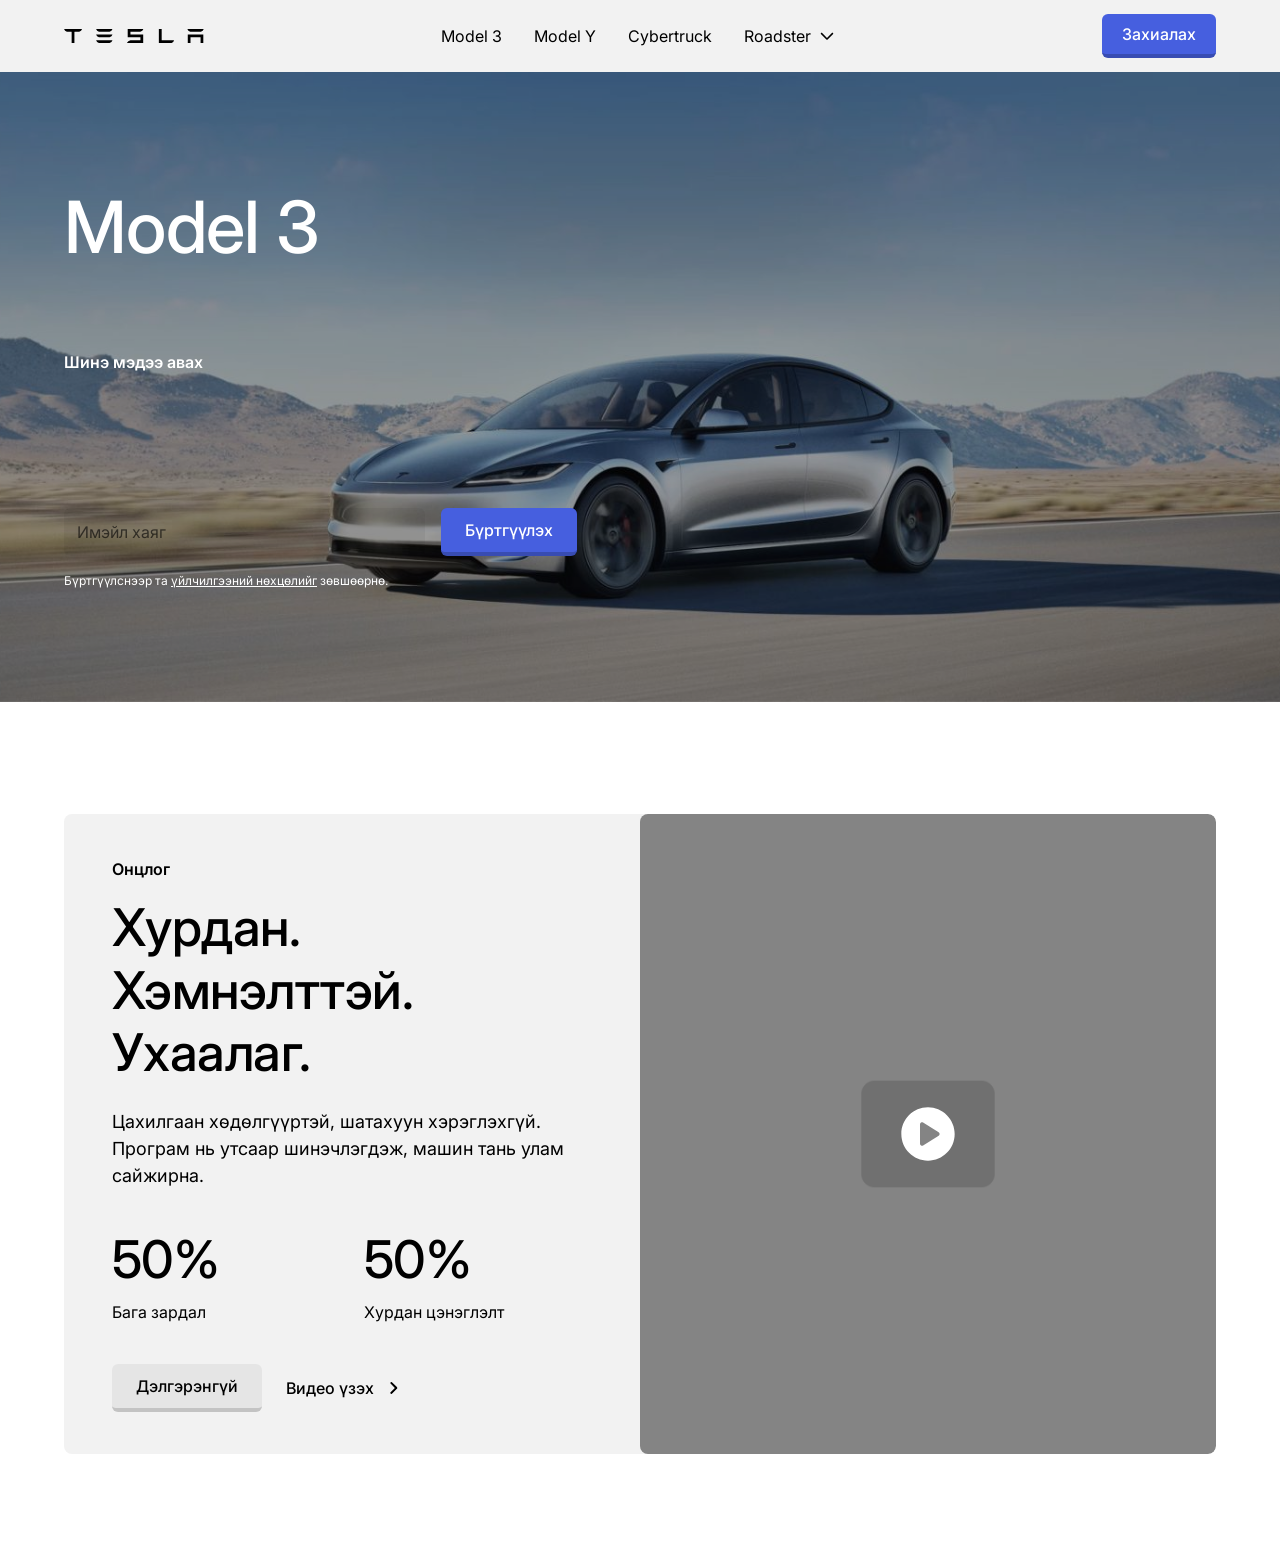
<file: index.html>
<!doctype html>
<html lang="mn">
<head>
  <meta charset="utf-8">
  <meta name="viewport" content="width=device-width, initial-scale=1">
  <title>Model 3</title>
  <link rel="preconnect" href="https://fonts.googleapis.com">
  <link rel="preconnect" href="https://fonts.gstatic.com" crossorigin>
  <link href="https://fonts.googleapis.com/css2?family=Inter:wght@400;500;600&display=swap" rel="stylesheet">
  <link rel="stylesheet" href="styles.css">
</head>
<body>

  <!-- Navbar / 2 -->
  <header class="navbar">
    <div class="navbar__container">
      <div class="navbar__brand">
        <a href="#" class="logo" aria-label="Нүүр хуудас">
          <img src="assets/logos/logo-01-tesla-wordmark.svg" alt="Tesla" width="140" height="14">
        </a>
      </div>

      <nav class="navbar__links" aria-label="Үндсэн цэс">
        <a href="model-3.html" class="nav-link">Model 3</a>
        <a href="#" class="nav-link">Model Y</a>
        <a href="#" class="nav-link">Cybertruck</a>
        <button type="button" class="nav-link nav-link--dropdown" aria-expanded="false">
          Roadster
          <img src="assets/chevron-down.svg" alt="" width="24" height="24">
        </button>
      </nav>

      <div class="navbar__actions">
        <a href="#" class="btn btn--primary btn--sm">Захиалах</a>
      </div>
    </div>
  </header>

  <main>
    <!-- Header / 52 -->
    <section class="hero">
      <div class="hero__bg" aria-hidden="true">
        <img src="assets/hero.png" alt="">
      </div>

      <h1 class="hero__title">Model 3</h1>

      <div class="container">
        <div class="hero__content">
          <div class="section-title">
            <p class="tagline">Шинэ мэдээ авах</p>
            <div class="hero__spacer"></div>
          </div>

          <div class="hero__actions">
            <form class="signup-form" onsubmit="return false;">
              <label class="visually-hidden" for="email">Имэйл</label>
              <input class="text-input" id="email" type="email" placeholder="Имэйл хаяг" required>
              <button type="submit" class="btn btn--primary">Бүртгүүлэх</button>
            </form>
            <p class="legal">
              Бүртгүүлснээр та
              <a href="#">үйлчилгээний нөхцөлийг</a> зөвшөөрнө.
            </p>
          </div>
        </div>
      </div>
    </section>

    <!-- Layout / 652 -->
    <section class="layout">
      <div class="container">
        <article class="card">
          <div class="card__content">
            <div class="card__text">
              <div class="section-title">
                <p class="tagline">Онцлог</p>
                <div class="card__heading">
                  <h2 class="h2">Хурдан. Хэмнэлттэй. Ухаалаг.</h2>
                  <p class="text-medium">Цахилгаан хөдөлгүүртэй, шатахуун хэрэглэхгүй. Програм нь утсаар шинэчлэгдэж, машин тань улам сайжирна.</p>
                </div>
              </div>

              <div class="stats">
                <div class="stat">
                  <p class="h2">50%</p>
                  <p class="text-regular">Бага зардал</p>
                </div>
                <div class="stat">
                  <p class="h2">50%</p>
                  <p class="text-regular">Хурдан цэнэглэлт</p>
                </div>
              </div>
            </div>

            <div class="card__actions">
              <a href="model-3.html" class="btn btn--secondary">Дэлгэрэнгүй</a>
              <a href="#" class="btn btn--link">
                Видео үзэх
                <img src="assets/chevron-right.svg" alt="" width="24" height="24">
              </a>
            </div>
          </div>

          <div class="lightbox">
            <img class="lightbox__img" src="assets/lightbox.png" alt="">
            <button type="button" class="lightbox__play" aria-label="Видео тоглуулах">
              <img src="assets/play-button.svg" alt="" width="64" height="64">
            </button>
          </div>
        </article>
      </div>
    </section>
  </main>

</body>
</html>
</file>
<file: styles.css>
/* ==========================================================
   Design tokens (from Figma variables)
   ========================================================== */
:root {
  /* Colors */
  --color-white: #ffffff;
  --color-neutral-darkest: #000000;
  --color-royal-blue: #465fdf;
  --color-royal-blue-dark: #384cb2;

  --scheme-1-background: #f2f2f2;
  --scheme-1-text: #000000;
  --scheme-2-background: #ffffff;
  --scheme-2-foreground: #f2f2f2;
  --scheme-2-text: #000000;
  --scheme-2-border: rgba(0, 0, 0, 0.15);

  --neutral-darkest-5: rgba(0, 0, 0, 0.05);
  --neutral-darkest-15: rgba(0, 0, 0, 0.15);
  --neutral-darkest-60: rgba(0, 0, 0, 0.6);
  --overlay: rgba(0, 0, 0, 0.4);

  /* Typography */
  --font-family: "Inter", system-ui, -apple-system, "Segoe UI", sans-serif;
  --heading-1: 72px;
  --heading-2: 52px;
  --text-medium: 18px;
  --text-regular: 16px;
  --text-tiny: 12px;

  /* Spacing */
  --padding-global: 64px;
  --padding-section-large: 112px;
  --container-max: 1280px;

  /* Radius */
  --radius-button: 6px;
  --radius-large: 8px;
}

/* ==========================================================
   Base
   ========================================================== */
*,
*::before,
*::after {
  box-sizing: border-box;
}

body {
  margin: 0;
  font-family: var(--font-family);
  font-size: var(--text-regular);
  line-height: 1.5;
  color: var(--scheme-1-text);
  background: var(--scheme-2-background);
  -webkit-font-smoothing: antialiased;
}

h1, h2, h3, p {
  margin: 0;
}

img {
  display: block;
}

a {
  color: inherit;
  text-decoration: none;
}

button {
  font: inherit;
  color: inherit;
  background: none;
  border: 0;
  padding: 0;
  cursor: pointer;
}

.visually-hidden {
  position: absolute;
  width: 1px;
  height: 1px;
  overflow: hidden;
  clip: rect(0 0 0 0);
  white-space: nowrap;
}

.container {
  width: 100%;
  max-width: var(--container-max);
  margin-inline: auto;
}

/* ==========================================================
   Typography
   ========================================================== */
.h2 {
  font-size: var(--heading-2);
  font-weight: 500;
  line-height: 1.2;
  letter-spacing: -0.01em;
}

.tagline {
  font-size: 16px;
  font-weight: 600;
  line-height: 1.5;
}

.text-medium {
  font-size: var(--text-medium);
  line-height: 1.5;
}

.text-regular {
  font-size: var(--text-regular);
  line-height: 1.5;
}

.section-title {
  display: flex;
  flex-direction: column;
  gap: 16px;
  width: 100%;
}

/* ==========================================================
   Buttons & inputs
   ========================================================== */
.btn {
  display: inline-flex;
  align-items: center;
  justify-content: center;
  gap: 8px;
  padding: 10px 24px;
  border-radius: var(--radius-button);
  font-size: var(--text-regular);
  font-weight: 500;
  line-height: 1.5;
  white-space: nowrap;
  transition: background-color 0.2s ease, filter 0.2s ease;
}

.btn--sm {
  padding: 8px 20px;
}

.btn--primary {
  background: var(--color-royal-blue);
  border-bottom: 4px solid var(--color-royal-blue-dark);
  color: var(--color-white);
}

.btn--primary:hover {
  filter: brightness(1.08);
}

.btn--secondary {
  background: var(--neutral-darkest-5);
  border-bottom: 4px solid var(--neutral-darkest-15);
  color: var(--color-neutral-darkest);
}

.btn--secondary:hover {
  background: rgba(0, 0, 0, 0.1);
}

.btn--link {
  padding: 0;
  color: var(--color-neutral-darkest);
}

.btn--link:hover {
  text-decoration: underline;
}

.text-input {
  flex: 1 0 0;
  min-width: 0;
  padding: 8px 12px;
  border: 1px solid transparent;
  border-radius: var(--radius-button);
  background: var(--neutral-darkest-5);
  font: inherit;
  font-size: var(--text-regular);
  line-height: 1.5;
  color: var(--color-white);
}

.text-input::placeholder {
  color: var(--neutral-darkest-60);
}

.text-input:focus {
  outline: none;
  border-color: var(--color-royal-blue);
}

/* ==========================================================
   Navbar / 2
   ========================================================== */
.navbar {
  display: flex;
  align-items: center;
  height: 72px;
  padding-inline: var(--padding-global);
  background: var(--scheme-1-background);
}

.navbar__container {
  display: flex;
  align-items: center;
  gap: 32px;
  width: 100%;
}

.navbar__brand {
  flex: 1 0 0;
  display: flex;
}

.logo {
  display: flex;
  align-items: center;
  height: 36px;
}

.logo img {
  width: 140px;
  height: auto;
}

.navbar__links {
  display: flex;
  align-items: center;
  gap: 32px;
}

.nav-link {
  display: inline-flex;
  align-items: center;
  gap: 4px;
  font-size: var(--text-regular);
  line-height: 1.5;
  color: var(--scheme-1-text);
  white-space: nowrap;
}

.nav-link:hover {
  text-decoration: underline;
}

.navbar__actions {
  flex: 1 0 0;
  display: flex;
  justify-content: flex-end;
}

/* ==========================================================
   Header / 52 (Hero)
   ========================================================== */
.hero {
  position: relative;
  display: flex;
  flex-direction: column;
  align-items: center;
  gap: 80px;
  padding: var(--padding-section-large) var(--padding-global);
  overflow: hidden;
  color: var(--color-white);
}

.hero__bg {
  position: absolute;
  inset: 0;
  pointer-events: none;
}

.hero__bg img {
  width: 100%;
  height: 100%;
  object-fit: cover;
}

.hero__bg::after {
  content: "";
  position: absolute;
  inset: 0;
  background: var(--overlay);
}

.hero__title,
.hero .container {
  position: relative;
}

.hero__title {
  width: 100%;
  font-size: var(--heading-1);
  font-weight: 500;
  line-height: 1.2;
  letter-spacing: -0.01em;
}

.hero__content {
  display: flex;
  flex-direction: column;
  gap: 32px;
  max-width: 768px;
}

.hero__spacer {
  height: 86px;
}

.hero__actions {
  display: flex;
  flex-direction: column;
  gap: 16px;
  width: 513px;
  max-width: 100%;
}

.signup-form {
  display: flex;
  gap: 16px;
}

.legal {
  font-size: var(--text-tiny);
  line-height: 1.5;
}

.legal a {
  text-decoration: underline;
}

/* ==========================================================
   Layout / 652
   ========================================================== */
.layout {
  padding: var(--padding-section-large) var(--padding-global);
  background: var(--scheme-2-background);
  overflow: hidden;
}

.card {
  display: grid;
  grid-template-columns: repeat(2, minmax(0, 1fr));
  grid-template-rows: minmax(0, 1fr);
  height: 640px;
  overflow: hidden;
  border-radius: var(--radius-large);
  background: var(--scheme-2-foreground);
  color: var(--scheme-2-text);
}

.card__content {
  display: flex;
  flex-direction: column;
  justify-content: center;
  gap: 32px;
  padding: 48px;
}

.card__text {
  display: flex;
  flex-direction: column;
  gap: 32px;
}

.card__heading {
  display: flex;
  flex-direction: column;
  gap: 24px;
}

.stats {
  display: flex;
  gap: 24px;
  padding-block: 8px;
}

.stat {
  flex: 1 0 0;
  min-width: 0;
  display: flex;
  flex-direction: column;
  gap: 8px;
}

.card__actions {
  display: flex;
  align-items: center;
  gap: 24px;
}

.lightbox {
  position: relative;
  overflow: hidden;
  border-radius: var(--radius-large);
}

.lightbox__img {
  position: absolute;
  inset: 0;
  width: 100%;
  height: 100%;
  object-fit: cover;
}

.lightbox::after {
  content: "";
  position: absolute;
  inset: 0;
  background: var(--overlay);
  pointer-events: none;
}

.lightbox__play {
  position: absolute;
  top: 50%;
  left: 50%;
  z-index: 1;
  transform: translate(-50%, -50%);
  transition: transform 0.2s ease;
}

.lightbox__play:hover {
  transform: translate(-50%, -50%) scale(1.08);
}

/* ==========================================================
   Responsive
   ========================================================== */
@media (max-width: 991px) {
  :root {
    --padding-global: 32px;
    --padding-section-large: 80px;
    --heading-1: 56px;
    --heading-2: 44px;
  }

  .navbar__links {
    gap: 20px;
  }

  .card {
    grid-template-columns: minmax(0, 1fr);
    grid-template-rows: auto;
    height: auto;
  }

  .lightbox {
    aspect-ratio: 4 / 3;
  }
}

@media (max-width: 767px) {
  :root {
    --padding-global: 20px;
    --padding-section-large: 64px;
    --heading-1: 44px;
    --heading-2: 36px;
  }

  .navbar__links {
    display: none;
  }

  .hero {
    gap: 48px;
  }

  .signup-form {
    flex-direction: column;
  }

  .card__content {
    padding: 32px 24px;
  }
}
</file>
